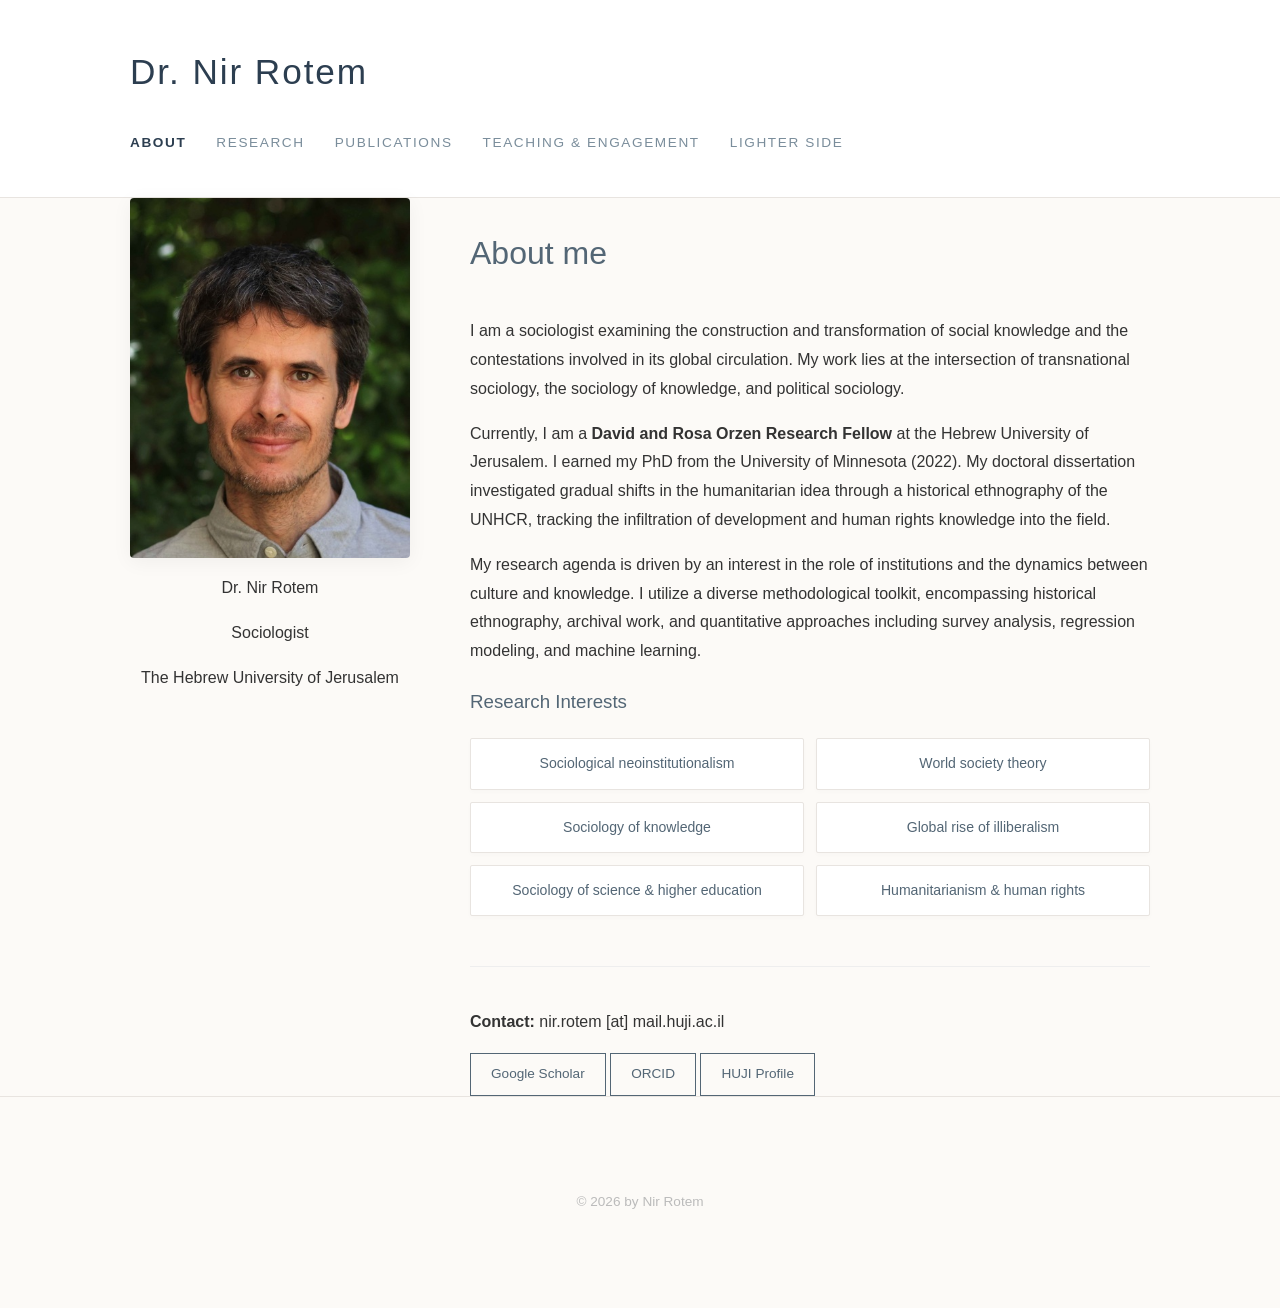
<file: index.html>
<!DOCTYPE html>
<html lang="en">
<head>
    <meta charset="UTF-8">
    <meta name="viewport" content="width=device-width, initial-scale=1.0">
    <title>Dr. Nir Rotem | About me</title>
    <link rel="stylesheet" href="style.css">
    <link rel="stylesheet" href="https://cdnjs.cloudflare.com/ajax/libs/font-awesome/6.0.0/css/all.min.css">
</head>
<body>
    <header>
        <div class="container">
            <h1>Dr. Nir Rotem</h1>
            <nav><ul><li><a href="index.html" class="active">About</a></li><li><a href="projects.html" >Research</a></li><li><a href="publications.html" >Publications</a></li><li><a href="teaching.html" >Teaching & Engagement</a></li><li><a href="lighter.html" >Lighter Side</a></li></ul></nav>
        </div>
    </header>
    <main class="container">
<div class="about-grid">
    <div class="profile-side">
        <img src="images/profile.jpg" alt="Dr. Nir Rotem" class="profile-img">
        <div class="profile-info">
            <p class="name">Dr. Nir Rotem</p>
            <p class="role">Sociologist</p>
            <p class="role">The Hebrew University of Jerusalem</p>
        </div>
    </div>
    <div class="bio-content">
        <h2>About me</h2>
        <p>I am a sociologist examining the construction and transformation of social knowledge and the contestations involved in its global circulation. My work lies at the intersection of transnational sociology, the sociology of knowledge, and political sociology.</p>
        <p>Currently, I am a <strong>David and Rosa Orzen Research Fellow</strong> at the Hebrew University of Jerusalem. I earned my PhD from the University of Minnesota (2022). My doctoral dissertation investigated gradual shifts in the humanitarian idea through a historical ethnography of the UNHCR, tracking the infiltration of development and human rights knowledge into the field.</p>
        <p>My research agenda is driven by an interest in the role of institutions and the dynamics between culture and knowledge. I utilize a diverse methodological toolkit, encompassing historical ethnography, archival work, and quantitative approaches including survey analysis, regression modeling, and machine learning.</p>
        
        <h3>Research Interests</h3>
        <div class="interests-grid">
            <div class="interest-box">Sociological neoinstitutionalism</div>
            <div class="interest-box">World society theory</div>
            <div class="interest-box">Sociology of knowledge</div>
            <div class="interest-box">Global rise of illiberalism</div>
            <div class="interest-box">Sociology of science & higher education</div>
            <div class="interest-box">Humanitarianism & human rights</div>
        </div>

        <div style="margin-top: 50px; padding-top: 25px; border-top: 1px solid #eee;">
            <p><strong>Contact:</strong> nir.rotem [at] mail.huji.ac.il</p>
            <div class="social-btns">
                <a href="https://scholar.google.com/citations?user=bq1UO1sAAAAJ&hl=en" class="btn" target="_blank">Google Scholar</a>
                <a href="https://orcid.org/0000-0001-6889-2832" class="btn" target="_blank">ORCID</a>
                <a href="https://cris.huji.ac.il/en/persons/nir-rotem/" class="btn" target="_blank">HUJI Profile</a>
            </div>
        </div>
    </div>
</div>
    </main>
    <footer>
        <div class="container">
            <p>© <span id="year"></span> by Nir Rotem</p>
        </div>
    </footer>
    <script>document.getElementById("year").innerHTML = new Date().getFullYear();</script>
</body>
</html>
</file>
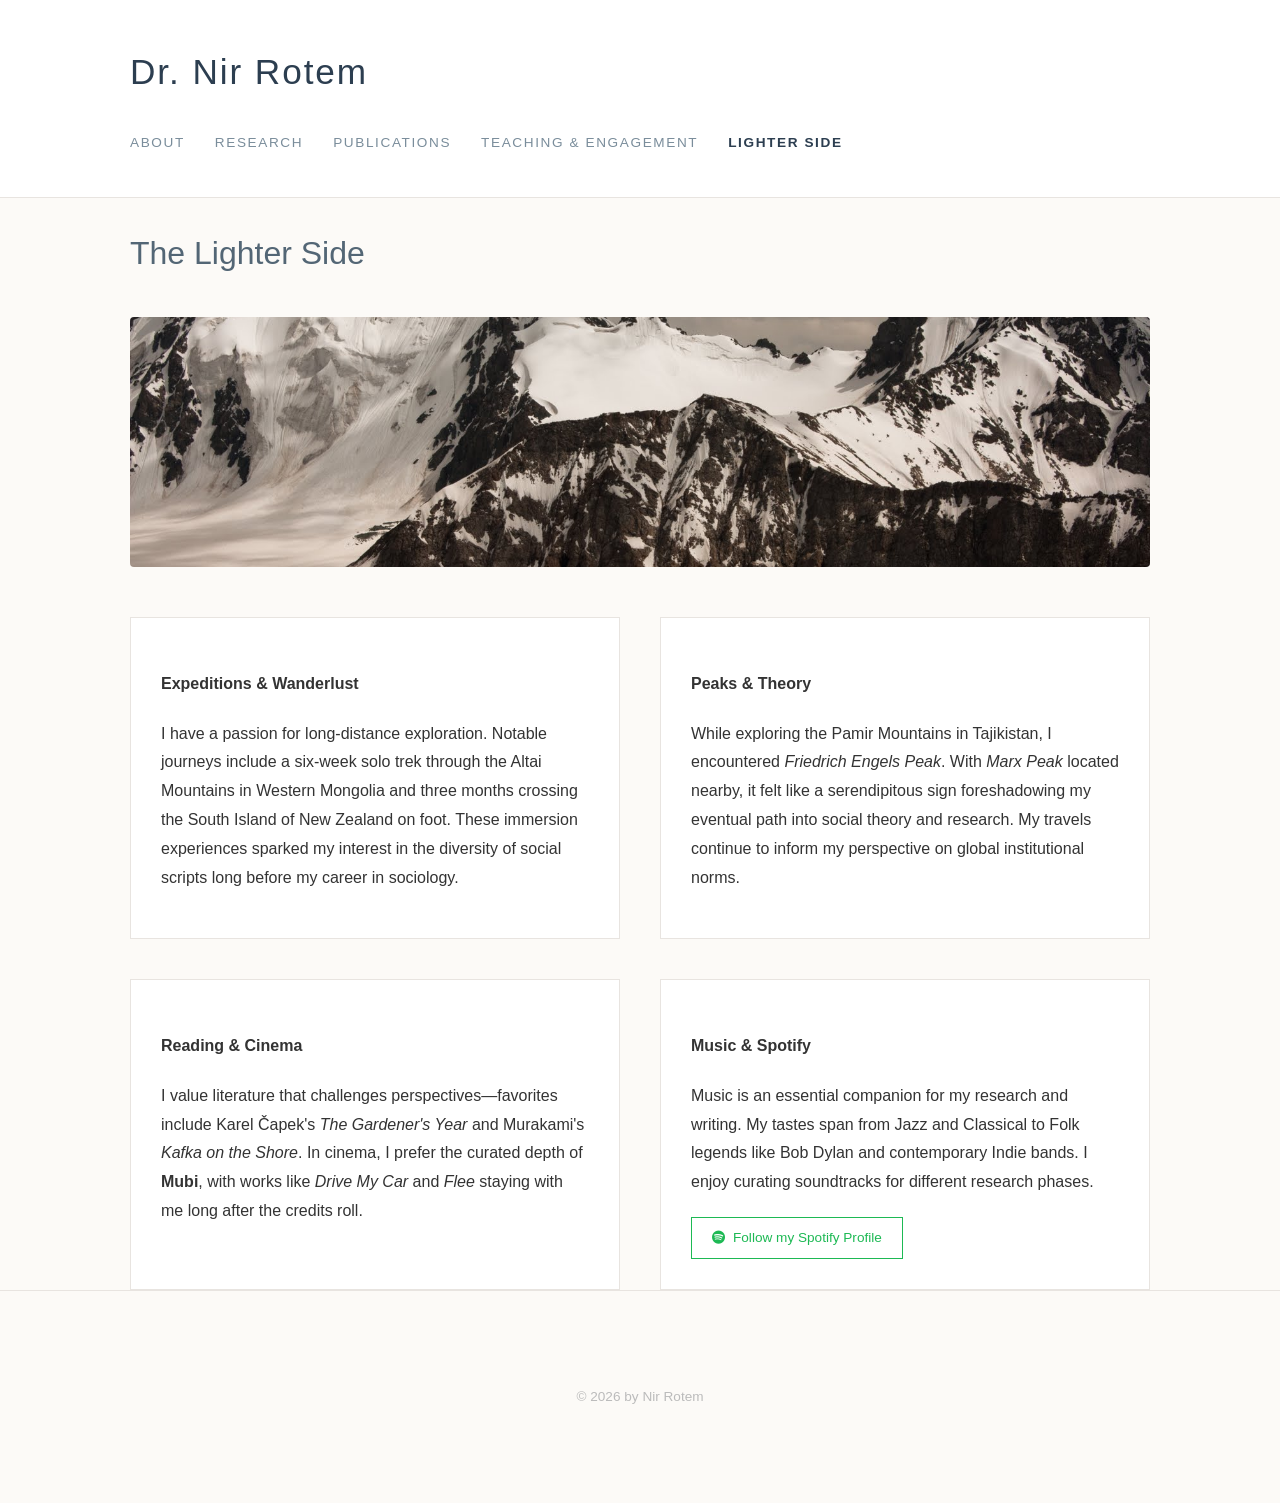
<file: lighter.html>
<!DOCTYPE html>
<html lang="en">
<head>
    <meta charset="UTF-8">
    <meta name="viewport" content="width=device-width, initial-scale=1.0">
    <title>Dr. Nir Rotem | Lighter Side</title>
    <link rel="stylesheet" href="style.css">
    <link rel="stylesheet" href="https://cdnjs.cloudflare.com/ajax/libs/font-awesome/6.0.0/css/all.min.css">
</head>
<body>
    <header>
        <div class="container">
            <h1>Dr. Nir Rotem</h1>
            <nav><ul><li><a href="index.html" >About</a></li><li><a href="projects.html" >Research</a></li><li><a href="publications.html" >Publications</a></li><li><a href="teaching.html" >Teaching & Engagement</a></li><li><a href="lighter.html" class="active">Lighter Side</a></li></ul></nav>
        </div>
    </header>
    <main class="container">
<h2>The Lighter Side</h2>
<div class="landscape-hero"><img src="images/landscape.jpg" alt="Expedition Landscape"></div>

<div class="lighter-grid">
    <div class="interest-card">
        <h4>Expeditions & Wanderlust</h4>
        <p>I have a passion for long-distance exploration. Notable journeys include a six-week solo trek through the Altai Mountains in Western Mongolia and three months crossing the South Island of New Zealand on foot. These immersion experiences sparked my interest in the diversity of social scripts long before my career in sociology.</p>
    </div>
    
    <div class="interest-card">
        <h4>Peaks & Theory</h4>
        <p>While exploring the Pamir Mountains in Tajikistan, I encountered <i>Friedrich Engels Peak</i>. With <i>Marx Peak</i> located nearby, it felt like a serendipitous sign foreshadowing my eventual path into social theory and research. My travels continue to inform my perspective on global institutional norms.</p>
    </div>

    <div class="interest-card">
        <h4>Reading & Cinema</h4>
        <p>I value literature that challenges perspectives—favorites include Karel Čapek's <i>The Gardener's Year</i> and Murakami's <i>Kafka on the Shore</i>. In cinema, I prefer the curated depth of <b>Mubi</b>, with works like <i>Drive My Car</i> and <i>Flee</i> staying with me long after the credits roll.</p>
    </div>

    <div class="interest-card">
        <h4>Music & Spotify</h4>
        <p>Music is an essential companion for my research and writing. My tastes span from Jazz and Classical to Folk legends like Bob Dylan and contemporary Indie bands. I enjoy curating soundtracks for different research phases.</p>
        <div style="margin-top: 20px;">
            <a href="https://open.spotify.com/user/nirotem?si=ed7b586c76174ee7" class="btn btn-spotify" target="_blank">
                <i class="fab fa-spotify"></i> Follow my Spotify Profile
            </a>
        </div>
    </div>
</div>
    </main>
    <footer>
        <div class="container">
            <p>© <span id="year"></span> by Nir Rotem</p>
        </div>
    </footer>
    <script>document.getElementById("year").innerHTML = new Date().getFullYear();</script>
</body>
</html>
</file>
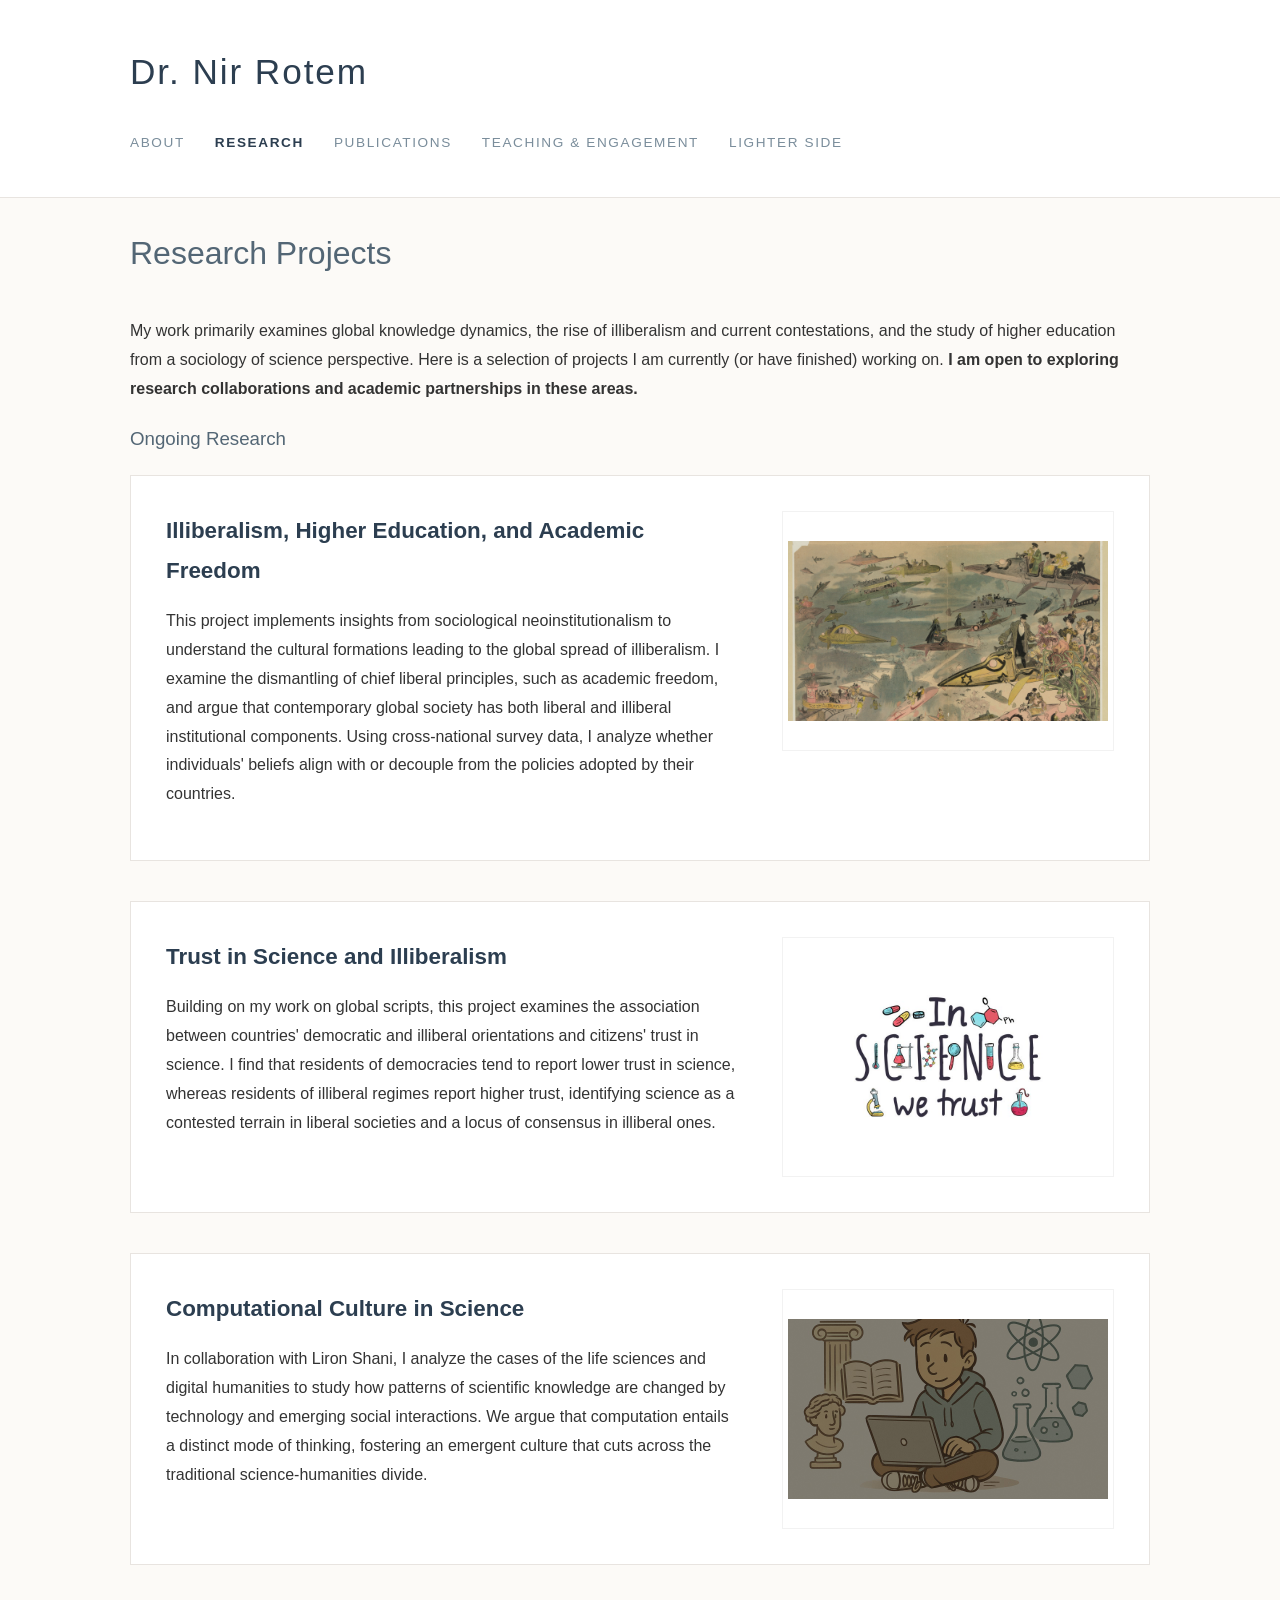
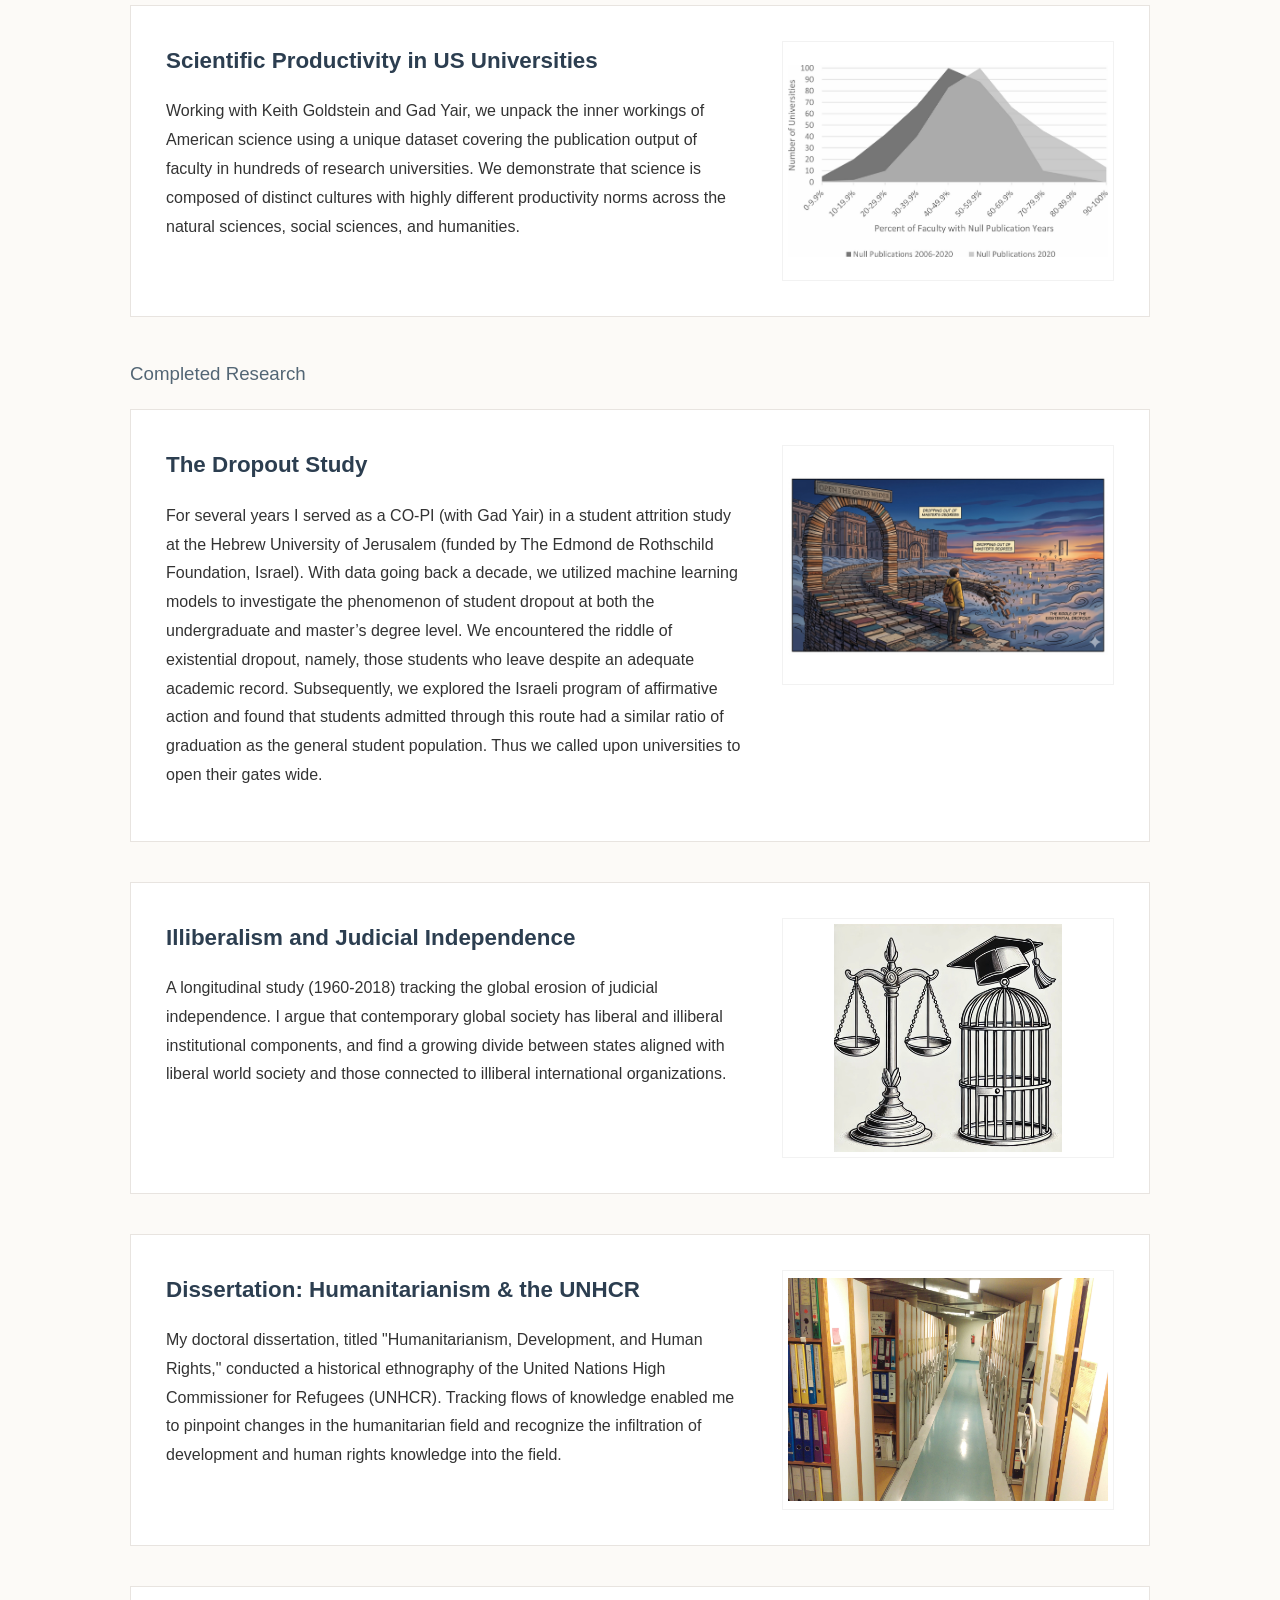
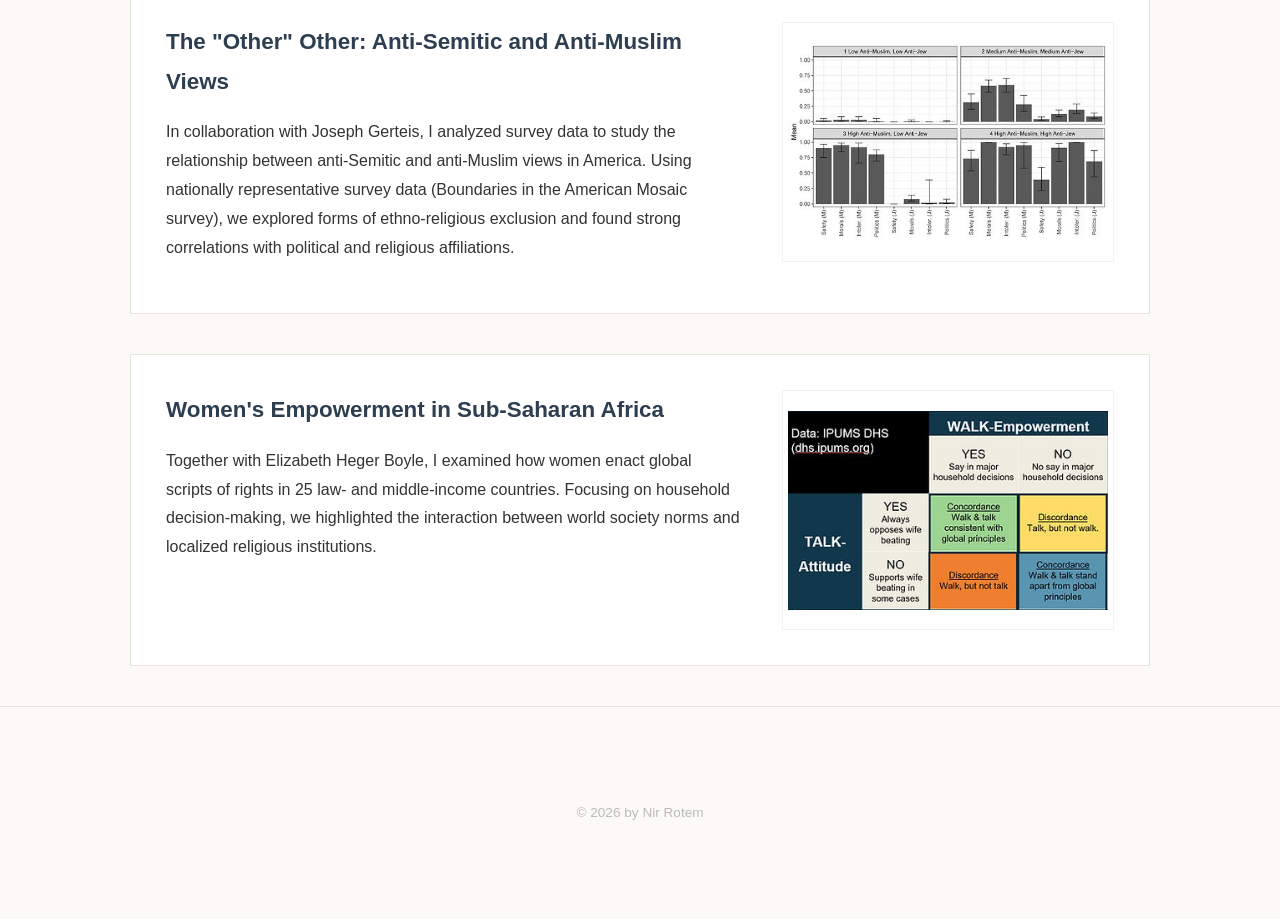
<file: projects.html>
<!DOCTYPE html>
<html lang="en">
<head>
    <meta charset="UTF-8">
    <meta name="viewport" content="width=device-width, initial-scale=1.0">
    <title>Dr. Nir Rotem | Research</title>
    <link rel="stylesheet" href="style.css">
    <link rel="stylesheet" href="https://cdnjs.cloudflare.com/ajax/libs/font-awesome/6.0.0/css/all.min.css">
</head>
<body>
    <header>
        <div class="container">
            <h1>Dr. Nir Rotem</h1>
            <nav><ul><li><a href="index.html" >About</a></li><li><a href="projects.html" class="active">Research</a></li><li><a href="publications.html" >Publications</a></li><li><a href="teaching.html" >Teaching & Engagement</a></li><li><a href="lighter.html" >Lighter Side</a></li></ul></nav>
        </div>
    </header>
    <main class="container">
<h2>Research Projects</h2>
<div class="project-intro">
    My work primarily examines global knowledge dynamics, the rise of illiberalism and current contestations, and the study of higher education from a sociology of science perspective. Here is a selection of projects I am currently (or have finished) working on. <strong>I am open to exploring research collaborations and academic partnerships in these areas.</strong>
</div>

<section class="project-block">
    <h3>Ongoing Research</h3>
    
    <div class="project-card">
        <div class="project-text">
            <h4>Illiberalism, Higher Education, and Academic Freedom</h4>
            <p>This project implements insights from sociological neoinstitutionalism to understand the cultural formations leading to the global spread of illiberalism. I examine the dismantling of chief liberal principles, such as academic freedom, and argue that contemporary global society has both liberal and illiberal institutional components. Using cross-national survey data, I analyze whether individuals' beliefs align with or decouple from the policies adopted by their countries.</p>
        </div>
        <div class="project-image-box"><img src="images/project-illiberalism.jpg" alt="Illiberalism Research"></div>
    </div>

    <div class="project-card">
        <div class="project-text">
            <h4>Trust in Science and Illiberalism</h4>
            <p>Building on my work on global scripts, this project examines the association between countries' democratic and illiberal orientations and citizens' trust in science. I find that residents of democracies tend to report lower trust in science, whereas residents of illiberal regimes report higher trust, identifying science as a contested terrain in liberal societies and a locus of consensus in illiberal ones.</p>
        </div>
        <div class="project-image-box"><img src="images/project-trust.jpg" alt="Trust Research"></div>
    </div>

    <div class="project-card">
        <div class="project-text">
            <h4>Computational Culture in Science</h4>
            <p>In collaboration with Liron Shani, I analyze the cases of the life sciences and digital humanities to study how patterns of scientific knowledge are changed by technology and emerging social interactions. We argue that computation entails a distinct mode of thinking, fostering an emergent culture that cuts across the traditional science-humanities divide.</p>
        </div>
        <div class="project-image-box"><img src="images/project-computational.jpg" alt="Computational Culture"></div>
    </div>

    <div class="project-card">
        <div class="project-text">
            <h4>Scientific Productivity in US Universities</h4>
            <p>Working with Keith Goldstein and Gad Yair, we unpack the inner workings of American science using a unique dataset covering the publication output of faculty in hundreds of research universities. We demonstrate that science is composed of distinct cultures with highly different productivity norms across the natural sciences, social sciences, and humanities.</p>
        </div>
        <div class="project-image-box"><img src="images/project-productivity.jpg" alt="Productivity Research"></div>
    </div>
</section>

<section class="project-block">
    <h3>Completed Research</h3>

    <div class="project-card">
        <div class="project-text">
            <h4>The Dropout Study</h4>
            <p>For several years I served as a CO-PI (with Gad Yair) in a student attrition study at the Hebrew University of Jerusalem (funded by The Edmond de Rothschild Foundation, Israel). With data going back a decade, we utilized machine learning models to investigate the phenomenon of student dropout at both the undergraduate and master’s degree level. We encountered the riddle of existential dropout, namely, those students who leave despite an adequate academic record. Subsequently, we explored the Israeli program of affirmative action and found that students admitted through this route had a similar ratio of graduation as the general student population. Thus we called upon universities to open their gates wide.</p>
        </div>
        <div class="project-image-box"><img src="images/project-dropout.jpg" alt="Dropout Study"></div>
    </div>

    <div class="project-card">
        <div class="project-text">
            <h4>Illiberalism and Judicial Independence</h4>
            <p>A longitudinal study (1960-2018) tracking the global erosion of judicial independence. I argue that contemporary global society has liberal and illiberal institutional components, and find a growing divide between states aligned with liberal world society and those connected to illiberal international organizations.</p>
        </div>
        <div class="project-image-box"><img src="images/project-judicial.jpg" alt="Judicial Independence"></div>
    </div>

    <div class="project-card">
        <div class="project-text">
            <h4>Dissertation: Humanitarianism & the UNHCR</h4>
            <p>My doctoral dissertation, titled "Humanitarianism, Development, and Human Rights," conducted a historical ethnography of the United Nations High Commissioner for Refugees (UNHCR). Tracking flows of knowledge enabled me to pinpoint changes in the humanitarian field and recognize the infiltration of development and human rights knowledge into the field.</p>
        </div>
        <div class="project-image-box"><img src="images/project-unhcr.jpg" alt="UNHCR Study"></div>
    </div>

    <div class="project-card">
        <div class="project-text">
            <h4>The "Other" Other: Anti-Semitic and Anti-Muslim Views</h4>
            <p>In collaboration with Joseph Gerteis, I analyzed survey data to study the relationship between anti-Semitic and anti-Muslim views in America. Using nationally representative survey data (Boundaries in the American Mosaic survey), we explored forms of ethno-religious exclusion and found strong correlations with political and religious affiliations.</p>
        </div>
        <div class="project-image-box"><img src="images/project-others.jpg" alt="Social Attitudes"></div>
    </div>

    <div class="project-card">
        <div class="project-text">
            <h4>Women's Empowerment in Sub-Saharan Africa</h4>
            <p>Together with Elizabeth Heger Boyle, I examined how women enact global scripts of rights in 25 law- and middle-income countries. Focusing on household decision-making, we highlighted the interaction between world society norms and localized religious institutions.</p>
        </div>
        <div class="project-image-box"><img src="images/project-women.jpg" alt="Empowerment Study"></div>
    </div>
</section>
    </main>
    <footer>
        <div class="container">
            <p>© <span id="year"></span> by Nir Rotem</p>
        </div>
    </footer>
    <script>document.getElementById("year").innerHTML = new Date().getFullYear();</script>
</body>
</html>
</file>
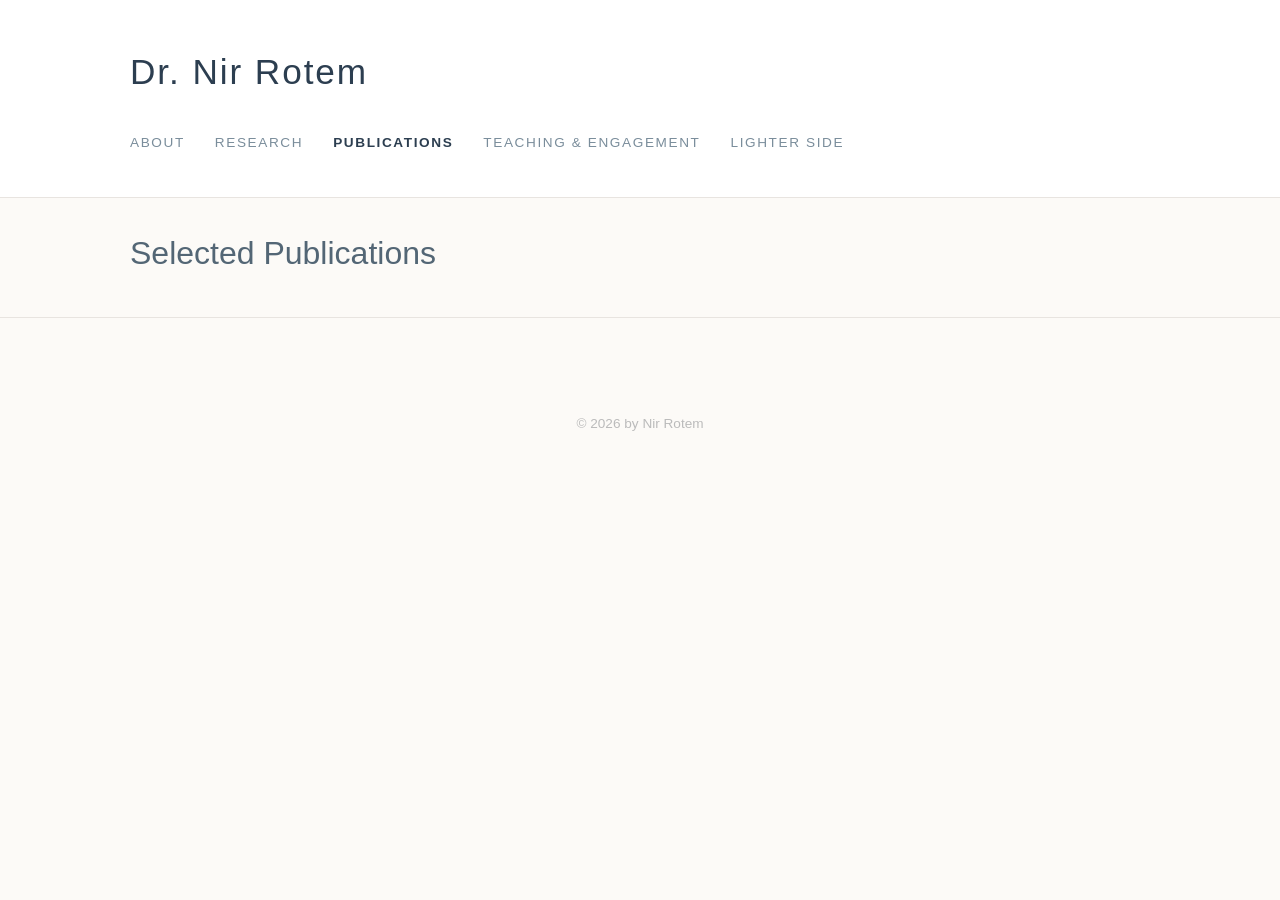
<file: publications.html>
<!DOCTYPE html>
<html lang="en">
<head>
    <meta charset="UTF-8">
    <meta name="viewport" content="width=device-width, initial-scale=1.0">
    <title>Dr. Nir Rotem | Publications</title>
    <link rel="stylesheet" href="style.css">
    <link rel="stylesheet" href="https://cdnjs.cloudflare.com/ajax/libs/font-awesome/6.0.0/css/all.min.css">
</head>
<body>
    <header>
        <div class="container">
            <h1>Dr. Nir Rotem</h1>
            <nav><ul><li><a href="index.html" >About</a></li><li><a href="projects.html" >Research</a></li><li><a href="publications.html" class="active">Publications</a></li><li><a href="teaching.html" >Teaching & Engagement</a></li><li><a href="lighter.html" >Lighter Side</a></li></ul></nav>
        </div>
    </header>
    <main class="container">
<h2>Selected Publications</h2>
<div id="bibbase-container">
    <script src="https://bibbase.org/show?bib=https%3A%2F%2Fbibbase.org%2Fzotero-mypublications%2Fnirotem&jsonp=1"></script>
</div>
    </main>
    <footer>
        <div class="container">
            <p>© <span id="year"></span> by Nir Rotem</p>
        </div>
    </footer>
    <script>document.getElementById("year").innerHTML = new Date().getFullYear();</script>
</body>
</html>
</file>
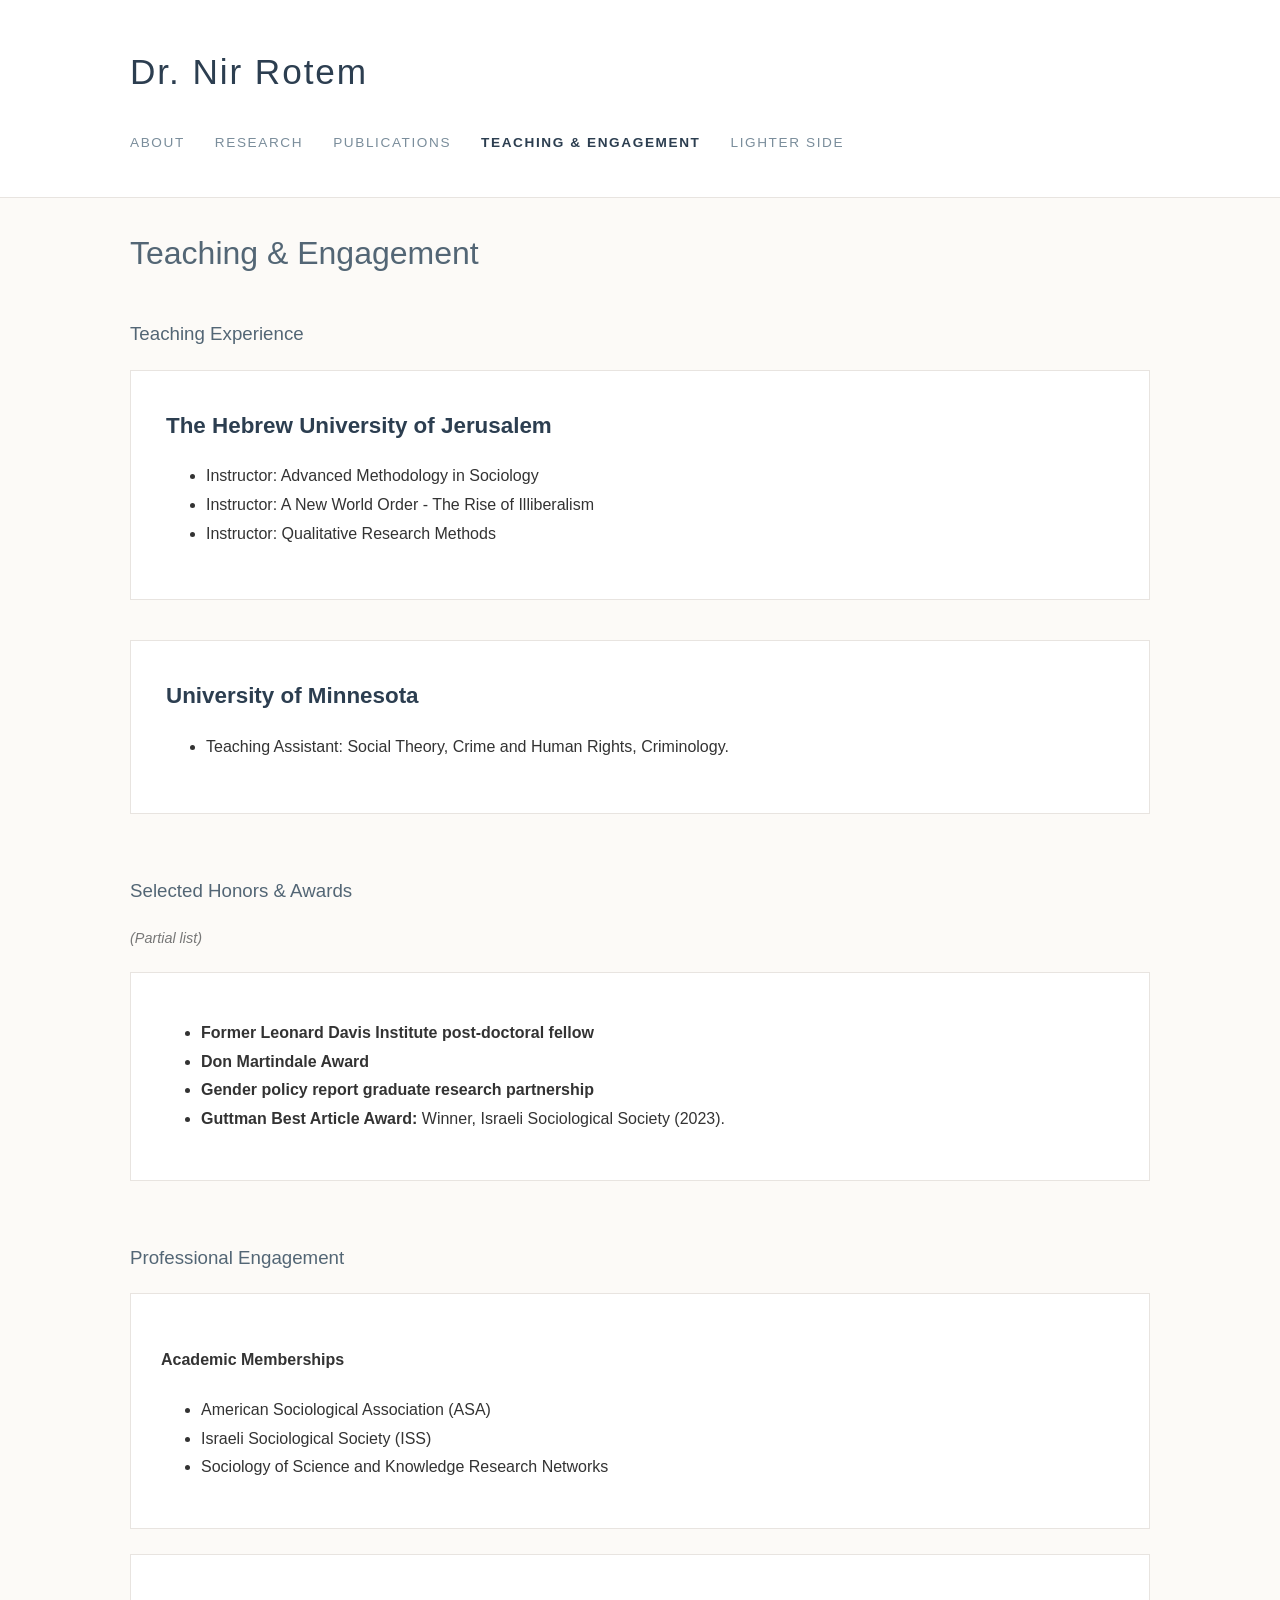
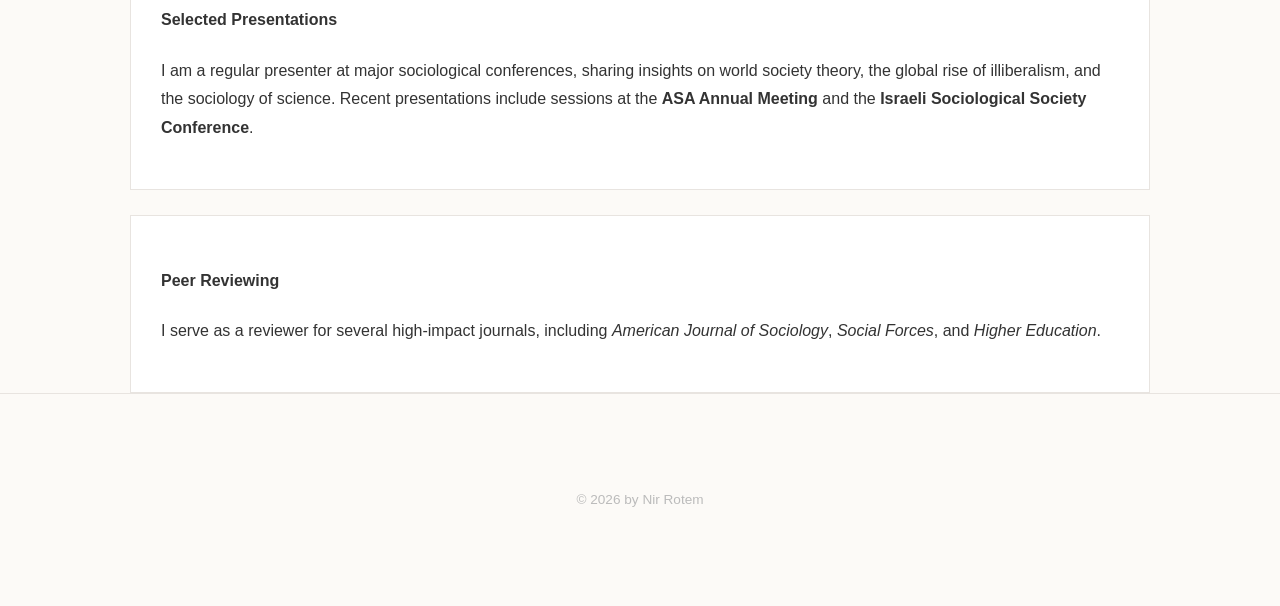
<file: teaching.html>
<!DOCTYPE html>
<html lang="en">
<head>
    <meta charset="UTF-8">
    <meta name="viewport" content="width=device-width, initial-scale=1.0">
    <title>Dr. Nir Rotem | Teaching & Engagement</title>
    <link rel="stylesheet" href="style.css">
    <link rel="stylesheet" href="https://cdnjs.cloudflare.com/ajax/libs/font-awesome/6.0.0/css/all.min.css">
</head>
<body>
    <header>
        <div class="container">
            <h1>Dr. Nir Rotem</h1>
            <nav><ul><li><a href="index.html" >About</a></li><li><a href="projects.html" >Research</a></li><li><a href="publications.html" >Publications</a></li><li><a href="teaching.html" class="active">Teaching & Engagement</a></li><li><a href="lighter.html" >Lighter Side</a></li></ul></nav>
        </div>
    </header>
    <main class="container">
<h2>Teaching & Engagement</h2>

<section style="margin-bottom: 60px;">
    <h3>Teaching Experience</h3>
    <div class="project-card">
        <div class="project-text">
            <h4>The Hebrew University of Jerusalem</h4>
            <ul>
                <li>Instructor: Advanced Methodology in Sociology</li>
                <li>Instructor: A New World Order - The Rise of Illiberalism</li>
                <li>Instructor: Qualitative Research Methods</li>
            </ul>
        </div>
    </div>
    <div class="project-card">
        <div class="project-text">
            <h4>University of Minnesota</h4>
            <ul>
                <li>Teaching Assistant: Social Theory, Crime and Human Rights, Criminology.</li>
            </ul>
        </div>
    </div>
</section>

<section style="margin-bottom: 60px;">
    <h3>Selected Honors & Awards</h3>
    <p style="font-size: 0.9rem; color: #777; font-style: italic; margin-bottom: 20px;">(Partial list)</p>
    <div class="interest-card">
        <ul>
            <li><strong>Former Leonard Davis Institute post-doctoral fellow</strong></li>
            <li><strong>Don Martindale Award</strong></li>
            <li><strong>Gender policy report graduate research partnership</strong></li>
            <li><strong>Guttman Best Article Award:</strong> Winner, Israeli Sociological Society (2023).</li>
        </ul>
    </div>
</section>

<section>
    <h3>Professional Engagement</h3>
    <div class="interest-card" style="margin-bottom: 25px;">
        <h4>Academic Memberships</h4>
        <ul>
            <li>American Sociological Association (ASA)</li>
            <li>Israeli Sociological Society (ISS)</li>
            <li>Sociology of Science and Knowledge Research Networks</li>
        </ul>
    </div>
    
    <div class="interest-card" style="margin-bottom: 25px;">
        <h4>Selected Presentations</h4>
        <p>I am a regular presenter at major sociological conferences, sharing insights on world society theory, the global rise of illiberalism, and the sociology of science. Recent presentations include sessions at the <strong>ASA Annual Meeting</strong> and the <strong>Israeli Sociological Society Conference</strong>.</p>
    </div>

    <div class="interest-card">
        <h4>Peer Reviewing</h4>
        <p>I serve as a reviewer for several high-impact journals, including <i>American Journal of Sociology</i>, <i>Social Forces</i>, and <i>Higher Education</i>.</p>
    </div>
</section>
    </main>
    <footer>
        <div class="container">
            <p>© <span id="year"></span> by Nir Rotem</p>
        </div>
    </footer>
    <script>document.getElementById("year").innerHTML = new Date().getFullYear();</script>
</body>
</html>
</file>
<file: style.css>
/* --- Scandinavian Modern Academic Theme (Version 17) --- */
:root {
    --bg-color: #fcfaf7;
    --text-color: #333333;
    --accent-color: #536675;
    --header-bg: #ffffff;
    --border-color: #e8e4e0;
    --link-color: #7a8d9b;
    --nav-active: #2c3e50;
    --card-bg: #ffffff;
}

* { box-sizing: border-box; }

html { -webkit-text-size-adjust: 100%; }

body {
    font-family: 'Inter', -apple-system, BlinkMacSystemFont, 'Segoe UI', Roboto, Helvetica, Arial, sans-serif;
    background-color: var(--bg-color);
    color: var(--text-color);
    line-height: 1.8;
    margin: 0;
    padding: 0;
    -webkit-font-smoothing: antialiased;
}

img { max-width: 100%; height: auto; display: block; }

.container {
    max-width: 1100px;
    margin: 0 auto;
    padding: 0 40px;
}

header {
    background-color: var(--header-bg);
    border-bottom: 1px solid var(--border-color);
    padding: 40px 0;
}

header h1 {
    font-weight: 300;
    font-size: 2.2rem;
    margin: 0;
    letter-spacing: 0.12rem;
    color: var(--nav-active);
}

nav ul {
    list-style: none;
    padding: 0;
    margin: 25px 0 0 0;
    display: flex;
    gap: 30px;
    flex-wrap: wrap;
}

nav a {
    text-decoration: none;
    color: var(--link-color);
    font-size: 0.85rem;
    text-transform: uppercase;
    letter-spacing: 0.1rem;
    transition: color 0.2s ease;
}

nav a:hover, nav a.active {
    color: var(--nav-active);
    font-weight: 600;
}

main { padding: 60px 0; }

h2, h3 { color: var(--accent-color); font-weight: 400; }
h2 { font-size: 2rem; margin-bottom: 35px; }

/* Grid for About and Projects */
.about-grid { display: flex; gap: 60px; align-items: flex-start; }
.profile-side { flex: 0 0 280px; text-align: center; }
.profile-img { width: 100%; border-radius: 4px; box-shadow: 0 4px 20px rgba(0,0,0,0.05); }
.bio-content { flex: 1; }

/* --- INTERESTS BOXES (The Fix) --- */
.interests-grid {
    display: grid;
    grid-template-columns: repeat(auto-fill, minmax(220px, 1fr));
    gap: 12px;
    margin-top: 20px;
}

.interest-box {
    background: #fff;
    border: 1px solid var(--border-color);
    padding: 12px 18px;
    font-size: 0.88rem;
    text-align: center;
    color: var(--accent-color);
    border-radius: 2px;
    box-shadow: 0 2px 5px rgba(0,0,0,0.02);
}

.project-card {
    background: var(--card-bg);
    padding: 35px;
    border: 1px solid var(--border-color);
    margin-bottom: 40px;
    display: flex;
    flex-direction: row;
    align-items: flex-start;
    gap: 40px;
}

.project-text { flex: 1.8; }
.project-text h4 { margin-top: 0; color: var(--nav-active); font-size: 1.4rem; margin-bottom: 15px; }

.project-image-box {
    flex: 1;
    min-width: 280px;
    max-width: 380px;
    height: 240px;
    background-color: #ffffff;
    border: 1px solid #f2f2f2;
    padding: 5px;
    display: flex;
    align-items: center;
    justify-content: center;
    overflow: hidden;
}
.project-image-box img { max-width: 100%; max-height: 100%; object-fit: contain; }

.landscape-hero {
    width: 100%;
    height: 250px; 
    background-color: #eee;
    margin-bottom: 50px;
    overflow: hidden;
    border-radius: 4px;
}
.landscape-hero img { width: 100%; height: 100%; object-fit: cover; }

.lighter-grid { display: grid; grid-template-columns: 1fr 1fr; gap: 40px; }
.interest-card { background: white; padding: 30px; border: 1px solid var(--border-color); height: 100%; }

/* Buttons */
.btn {
    text-decoration: none;
    font-size: 0.85rem;
    color: var(--accent-color);
    border: 1px solid var(--accent-color);
    padding: 8px 20px;
    transition: all 0.3s ease;
    display: inline-flex;
    align-items: center;
    gap: 8px;
}
.btn:hover { background-color: var(--accent-color); color: white; }
.btn-spotify { border-color: #1DB954; color: #1DB954; }
.btn-spotify:hover { background-color: #1DB954; color: white; }

.bibbase_paper a[title="Open"], .bibbase_paper i.fa-external-link-alt { display: none !important; }

footer { padding: 80px 0; text-align: center; font-size: 0.85rem; color: #bbb; border-top: 1px solid var(--border-color); }

@media (max-width: 900px) {
    .container { padding: 0 25px; }
    .about-grid, .project-card, .lighter-grid { flex-direction: column; display: block; }
    .profile-side { margin-bottom: 40px; width: 100%; }
    .project-image-box { width: 100%; max-width: 100%; height: auto; min-height: 200px; margin-top: 20px; }
    .interest-card { margin-bottom: 20px; }
    .landscape-hero { height: 180px; }
    header h1 { font-size: 1.8rem; }
    .interests-grid { grid-template-columns: 1fr 1fr; }
}
</file>
